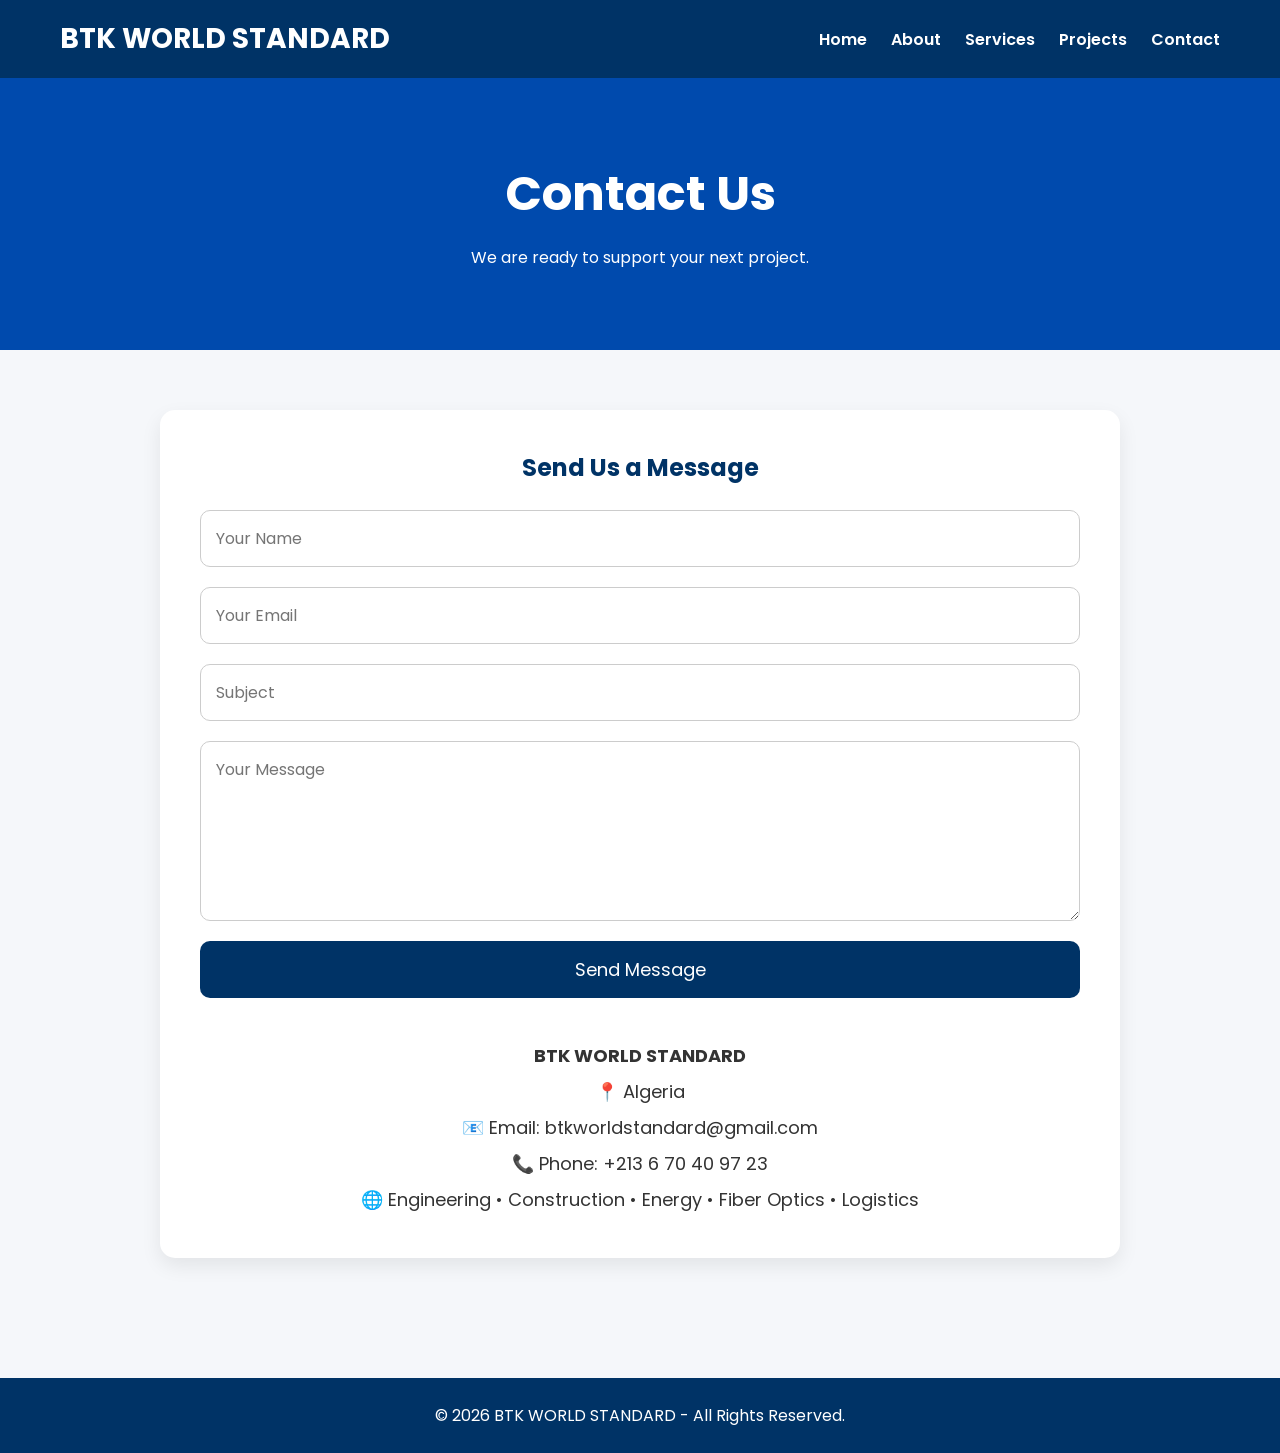
<file: contact.html>
<!DOCTYPE html>
<html lang="en">
<head>

<meta charset="UTF-8">

<meta name="viewport" content="width=device-width, initial-scale=1.0">

<title>Contact | BTK WORLD STANDARD</title>

<link href="https://fonts.googleapis.com/css2?family=Poppins:wght@300;400;600;700&display=swap" rel="stylesheet">

<style>

*{
margin:0;
padding:0;
box-sizing:border-box;
font-family:'Poppins',sans-serif;
}

body{
background:#f5f7fa;
color:#333;
}

header{
background:#003366;
padding:18px 60px;
display:flex;
justify-content:space-between;
align-items:center;
}

.logo{
color:#fff;
font-size:28px;
font-weight:bold;
}

nav a{
color:white;
text-decoration:none;
margin-left:20px;
font-weight:600;
}

nav a:hover{
color:#00bfff;
}

.hero{
background:#004aad;
color:white;
text-align:center;
padding:80px 20px;
}

.hero h1{
font-size:48px;
margin-bottom:15px;
}

.container{
max-width:1000px;
margin:auto;
padding:60px 20px;
}

.contact-box{
background:white;
padding:40px;
border-radius:15px;
box-shadow:0 8px 20px rgba(0,0,0,.08);
} 
    .contact-box h2{
color:#003366;
margin-bottom:25px;
text-align:center;
}

form{
display:flex;
flex-direction:column;
gap:20px;
}

input,
textarea{
padding:15px;
border:1px solid #ccc;
border-radius:10px;
font-size:16px;
}

textarea{
height:180px;
resize:vertical;
}

button{
background:#003366;
color:white;
padding:15px;
border:none;
border-radius:10px;
font-size:18px;
cursor:pointer;
transition:.3s;
}

button:hover{
background:#0059b3;
}

.info{
margin-top:40px;
text-align:center;
line-height:2;
font-size:18px;
}

footer{
background:#003366;
color:white;
text-align:center;
padding:25px;
margin-top:60px;
}

</style>

</head>

<body>

<header>

<div class="logo">BTK WORLD STANDARD</div>

<nav>

<a href="index.html">Home</a>
<a href="about.html">About</a>
<a href="services.html">Services</a>
<a href="projects.html">Projects</a>
<a href="contact.html">Contact</a>

</nav>

</header>

<section class="hero">

<h1>Contact Us</h1>

<p>We are ready to support your next project.</p>

</section>

<div class="container">

<div class="contact-box">

<h2>Send Us a Message</h2>

<form>

<input type="text" placeholder="Your Name" required>

<input type="email" placeholder="Your Email" required>

<input type="text" placeholder="Subject">

<textarea placeholder="Your Message"></textarea>

<button type="submit">Send Message</button>

</form> 
<div class="info">

<p><strong>BTK WORLD STANDARD</strong></p>

<p>📍 Algeria</p>

<p>📧 Email: btkworldstandard@gmail.com</p>

<p>📞 Phone: +213 6 70 40 97 23 </p>

<p>🌐 Engineering • Construction • Energy • Fiber Optics • Logistics</p>

</div>

</div>

</div>

<footer>

<p>© 2026 BTK WORLD STANDARD - All Rights Reserved.</p>

</footer>

</body>

</html>
</file>
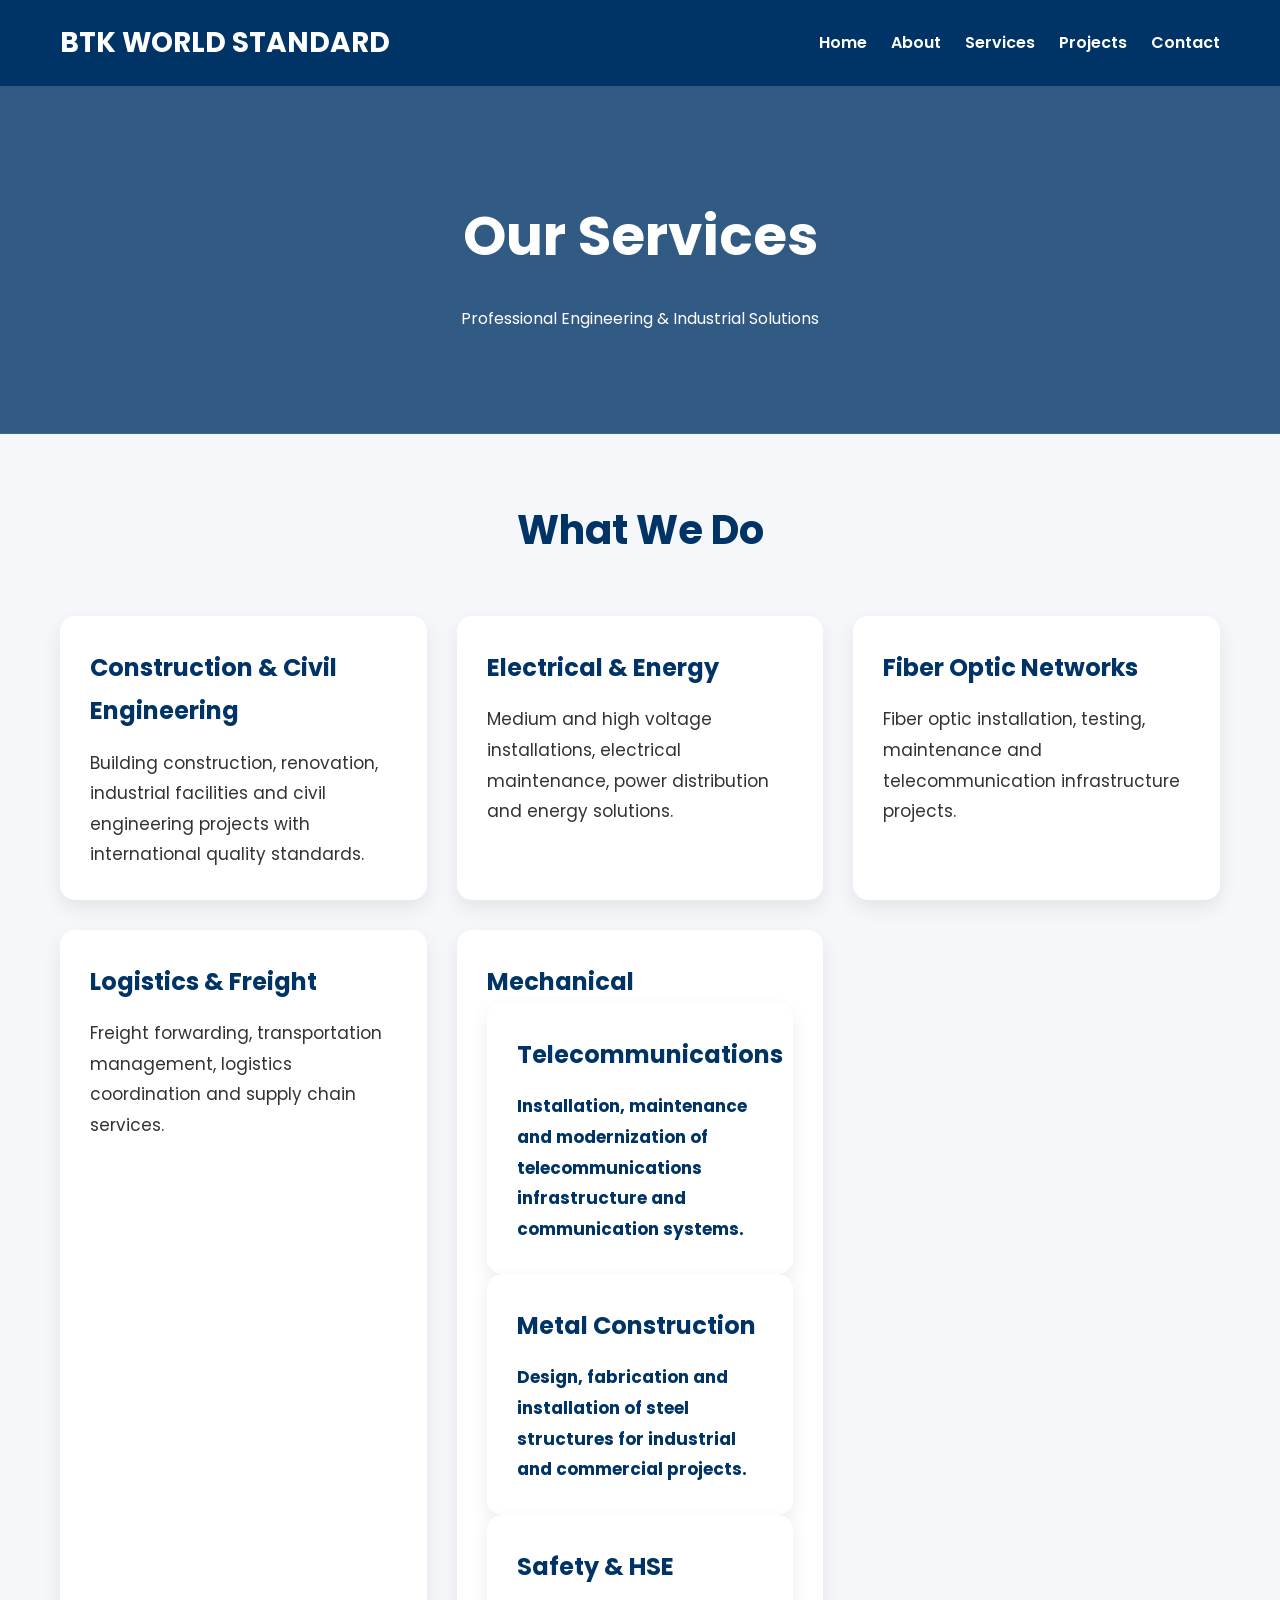
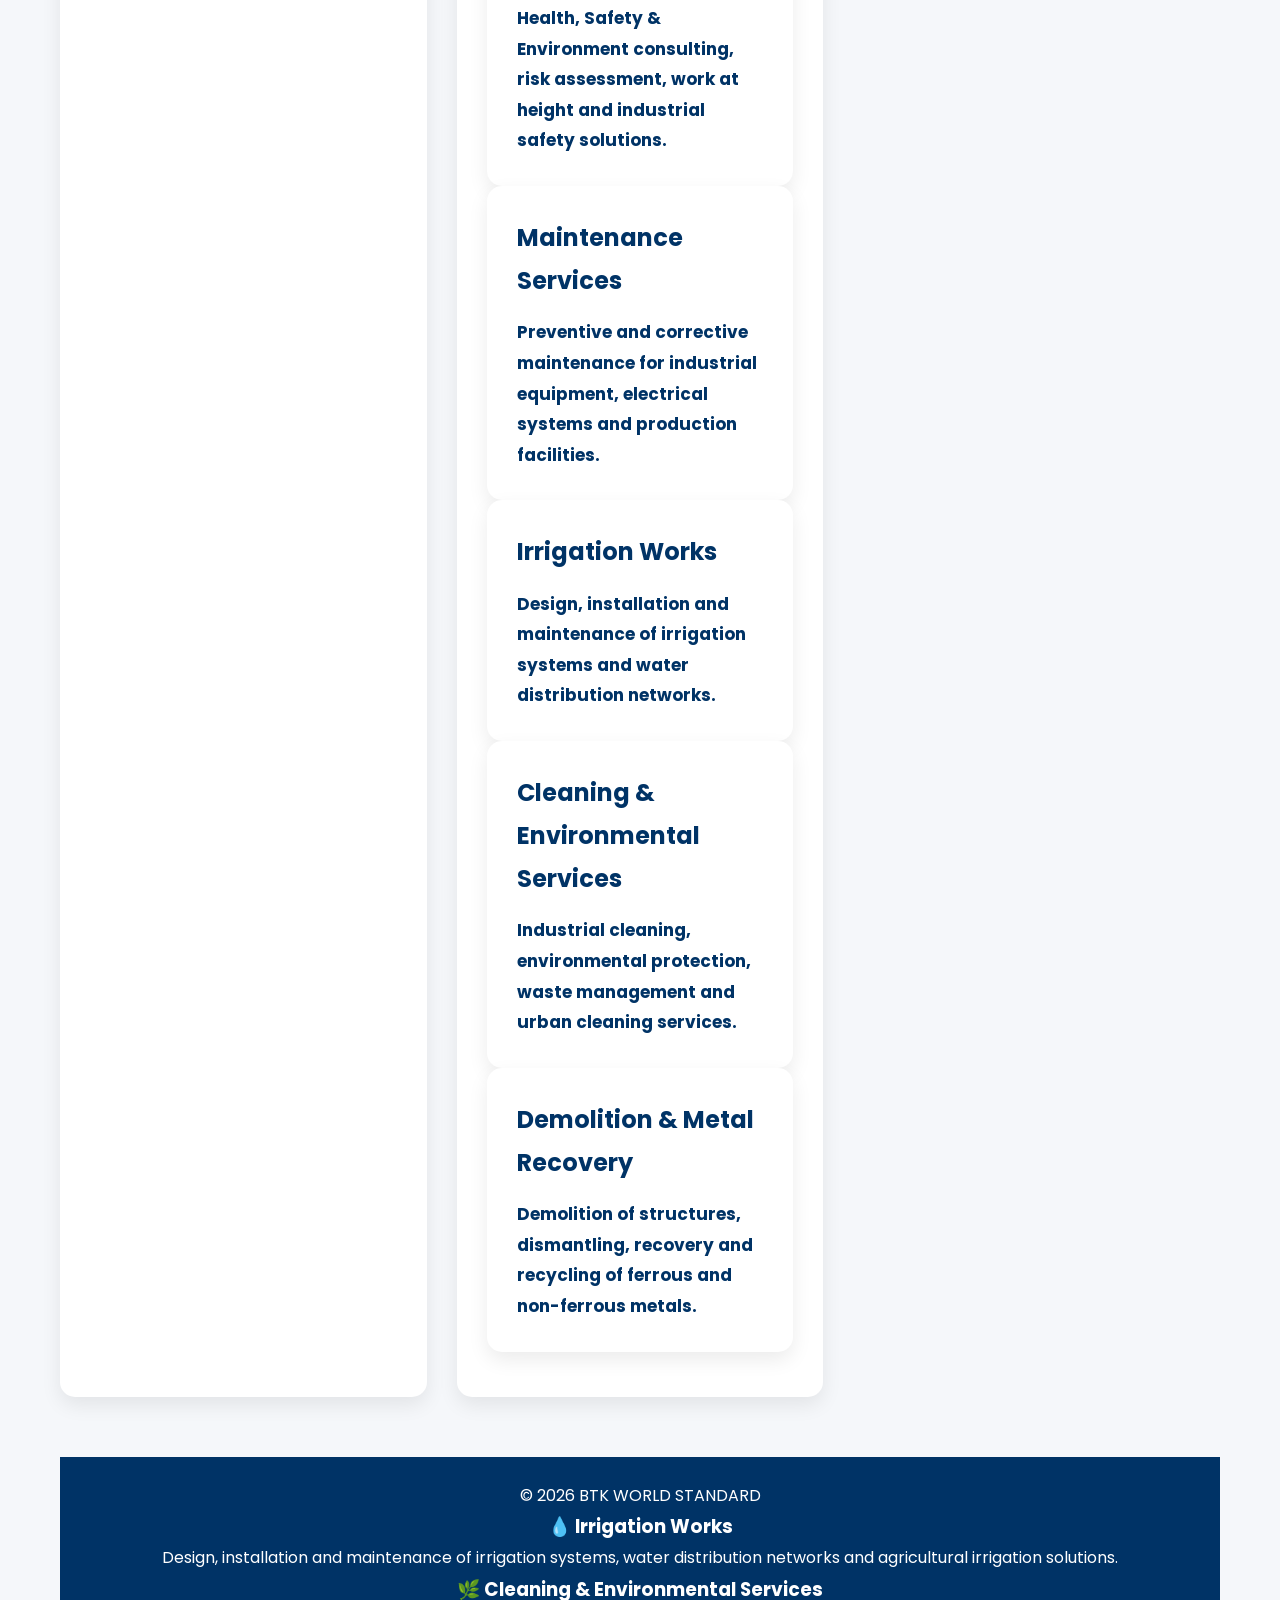
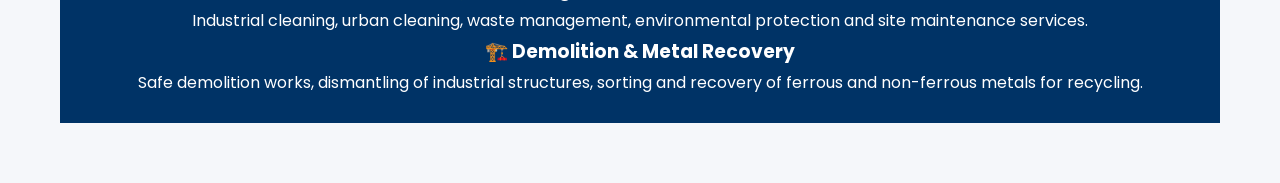
<file: services.html>
<!DOCTYPE html>
<html lang="en">
<head>
<meta charset="UTF-8">
<meta name="viewport" content="width=device-width, initial-scale=1.0">
<title>Services | BTK WORLD STANDARD</title>

<link href="https://fonts.googleapis.com/css2?family=Poppins:wght@300;400;600;700&display=swap" rel="stylesheet">

<style>

*{
margin:0;
padding:0;
box-sizing:border-box;
font-family:'Poppins',sans-serif;
}

body{
background:#f5f7fa;
color:#333;
line-height:1.8;
}

header{
background:#003366;
padding:18px 60px;
display:flex;
justify-content:space-between;
align-items:center;
}

.logo{
color:white;
font-size:28px;
font-weight:bold;
}

nav a{
color:white;
text-decoration:none;
margin-left:20px;
font-weight:600;
}

nav a:hover{
color:#00bfff;
}

.banner{
background:linear-gradient(rgba(0,51,102,.80),rgba(0,51,102,.80)),
url('https://images.unsplash.com/photo-1517048676732-d65bc937f952?auto=format&fit=crop&w=1500&q=80');
background-size:cover;
background-position:center;
padding:100px 20px;
text-align:center;
color:white;
}

.banner h1{
font-size:55px;
margin-bottom:20px;
}

.container{
max-width:1200px;
margin:auto;
padding:60px 20px;
}

.title{
text-align:center;
font-size:40px;
color:#003366;
margin-bottom:50px;
}

.services{
display:grid;
grid-template-columns:repeat(auto-fit,minmax(300px,1fr));
gap:30px;
}

.card{
background:white;
padding:30px;
border-radius:15px;
box-shadow:0 8px 20px rgba(0,0,0,.08);
transition:.3s;
}

.card:hover{
transform:translateY(-10px);
}

.card h3{
color:#003366;
margin-bottom:15px;
font-size:24px;
}

.card p{
font-size:17px;
}

footer{
background:#003366;
color:white;
text-align:center;
padding:25px;
margin-top:60px;
}

</style>

</head>

<body>

<header>

<div class="logo">BTK WORLD STANDARD</div>

<nav>

<a href="index.html">Home</a>
<a href="about.html">About</a>
<a href="services.html">Services</a>
<a href="projects.html">Projects</a>
<a href="contact.html">Contact</a>

</nav>

</header>

<section class="banner">

<h1>Our Services</h1>

<p>Professional Engineering & Industrial Solutions</p>

</section>

<div class="container">

<h2 class="title">What We Do</h2>

<div class="services"> 
<div class="card">

<h3>Construction & Civil Engineering</h3>

<p>
Building construction, renovation, industrial facilities and civil engineering projects with international quality standards.
</p>

</div>

<div class="card">

<h3>Electrical & Energy</h3>

<p>
Medium and high voltage installations, electrical maintenance, power distribution and energy solutions.
</p>

</div>

<div class="card">

<h3>Fiber Optic Networks</h3>

<p>
Fiber optic installation, testing, maintenance and telecommunication infrastructure projects.
</p>

</div>

<div class="card">

<h3>Logistics & Freight</h3>

<p>
Freight forwarding, transportation management, logistics coordination and supply chain services.
</p>

</div>

<div class="card">

<h3>Mechanical 
<div class="card">

<h3>Telecommunications</h3>

<p>
Installation, maintenance and modernization of telecommunications infrastructure and communication systems.
</p>

</div>

<div class="card">

<h3>Metal Construction</h3>

<p>
Design, fabrication and installation of steel structures for industrial and commercial projects.
</p>

</div>

<div class="card">

<h3>Safety & HSE</h3>

<p>
Health, Safety & Environment consulting, risk assessment, work at height and industrial safety solutions.
</p>

</div>

<div class="card">

<h3>Maintenance Services</h3>

<p>
Preventive and corrective maintenance for industrial equipment, electrical systems and production facilities.
</p>

</div>
<div class="card">
    <h3>Irrigation Works</h3>
    <p>
        Design, installation and maintenance of irrigation systems and water distribution networks.
    </p>
</div>

<div class="card">
    <h3>Cleaning & Environmental Services</h3>
    <p>
        Industrial cleaning, environmental protection, waste management and urban cleaning services.
    </p>
</div>

<div class="card">
    <h3>Demolition & Metal Recovery</h3>
    <p>
        Demolition of structures, dismantling, recovery and recycling of ferrous and non-ferrous metals.
    </p>
</div> </div>

</div>

<footer>

<p>© 2026 BTK WORLD STANDARD 
<div class="service-card">
    <h3>💧 Irrigation Works</h3>
    <p>Design, installation and maintenance of irrigation systems, water distribution networks and agricultural irrigation solutions.</p>
</div>

<div class="service-card">
    <h3>🌿 Cleaning & Environmental Services</h3>
    <p>Industrial cleaning, urban cleaning, waste management, environmental protection and site maintenance services.</p>
</div>

<div class="service-card">
    <h3>🏗️ Demolition & Metal Recovery</h3>
    <p>Safe demolition works, dismantling of industrial structures, sorting and recovery of ferrous and non-ferrous metals for recycling.</p>
</div>
</file>
